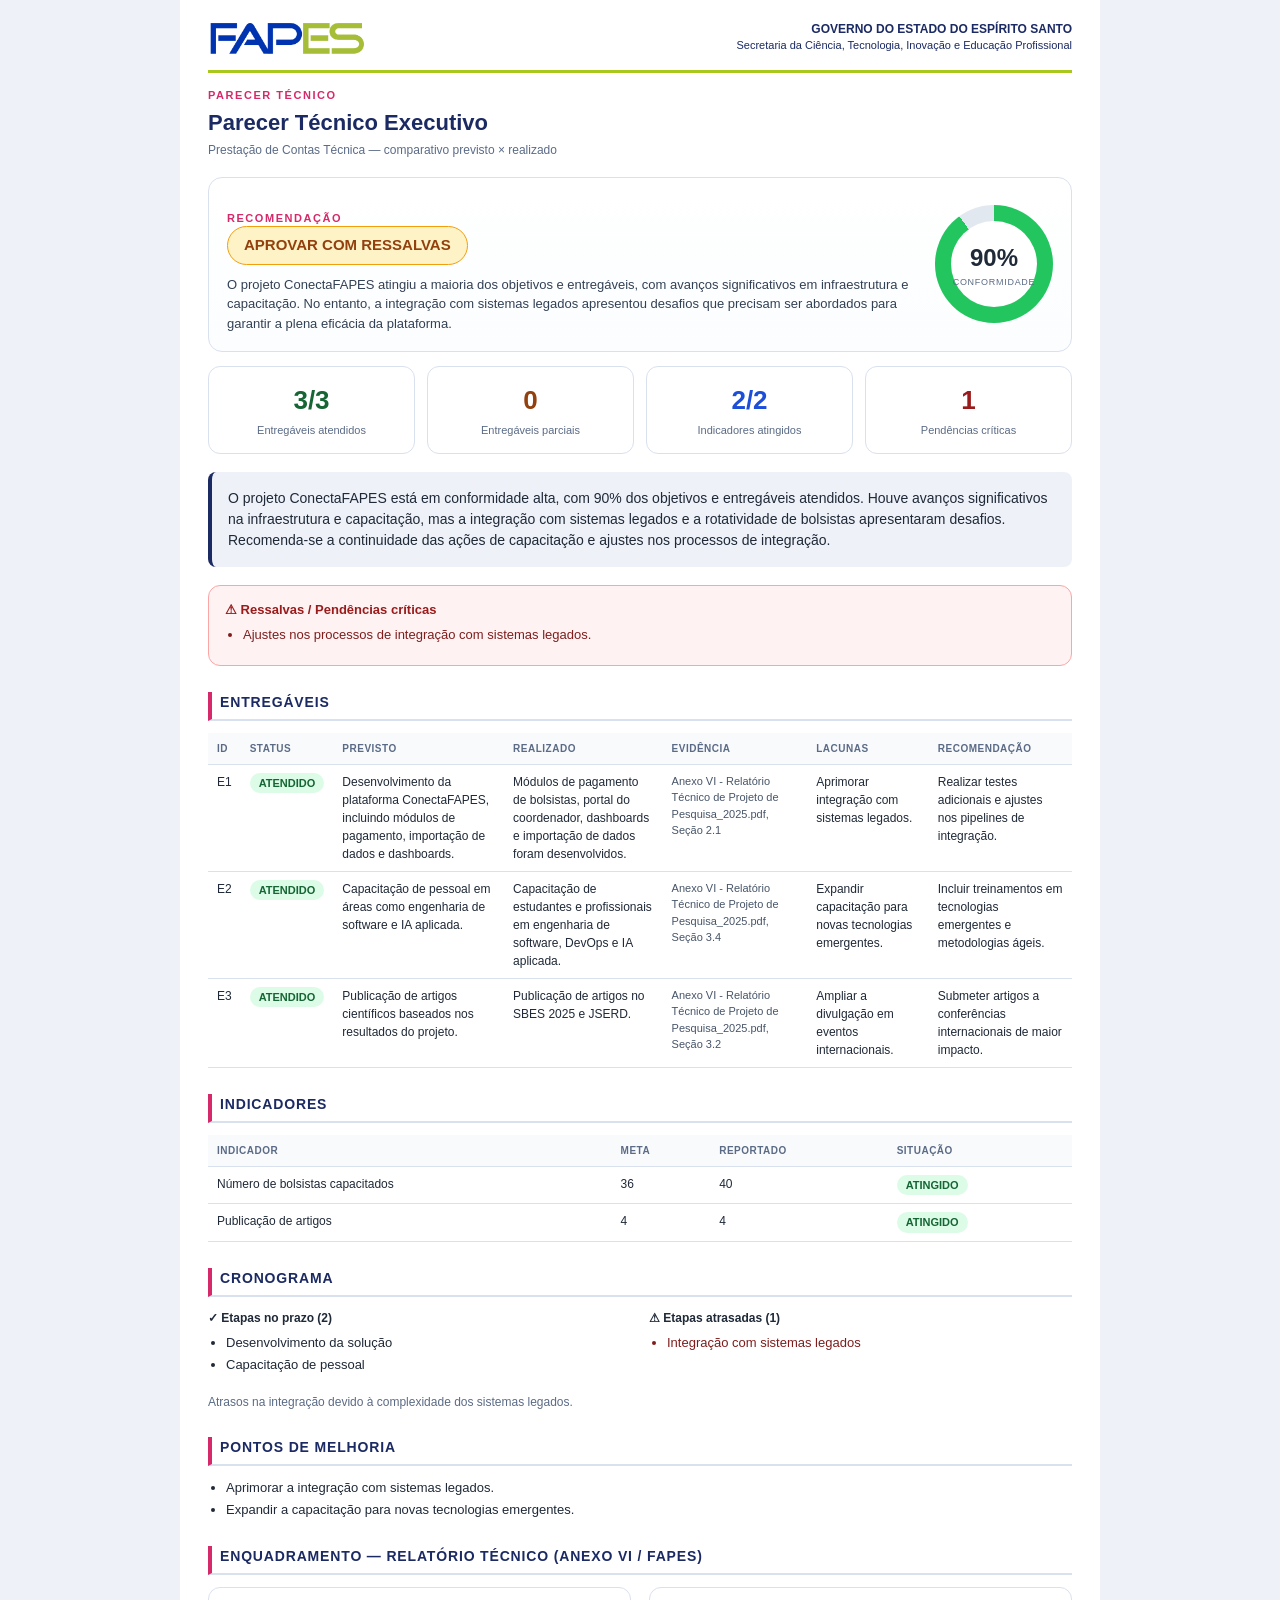
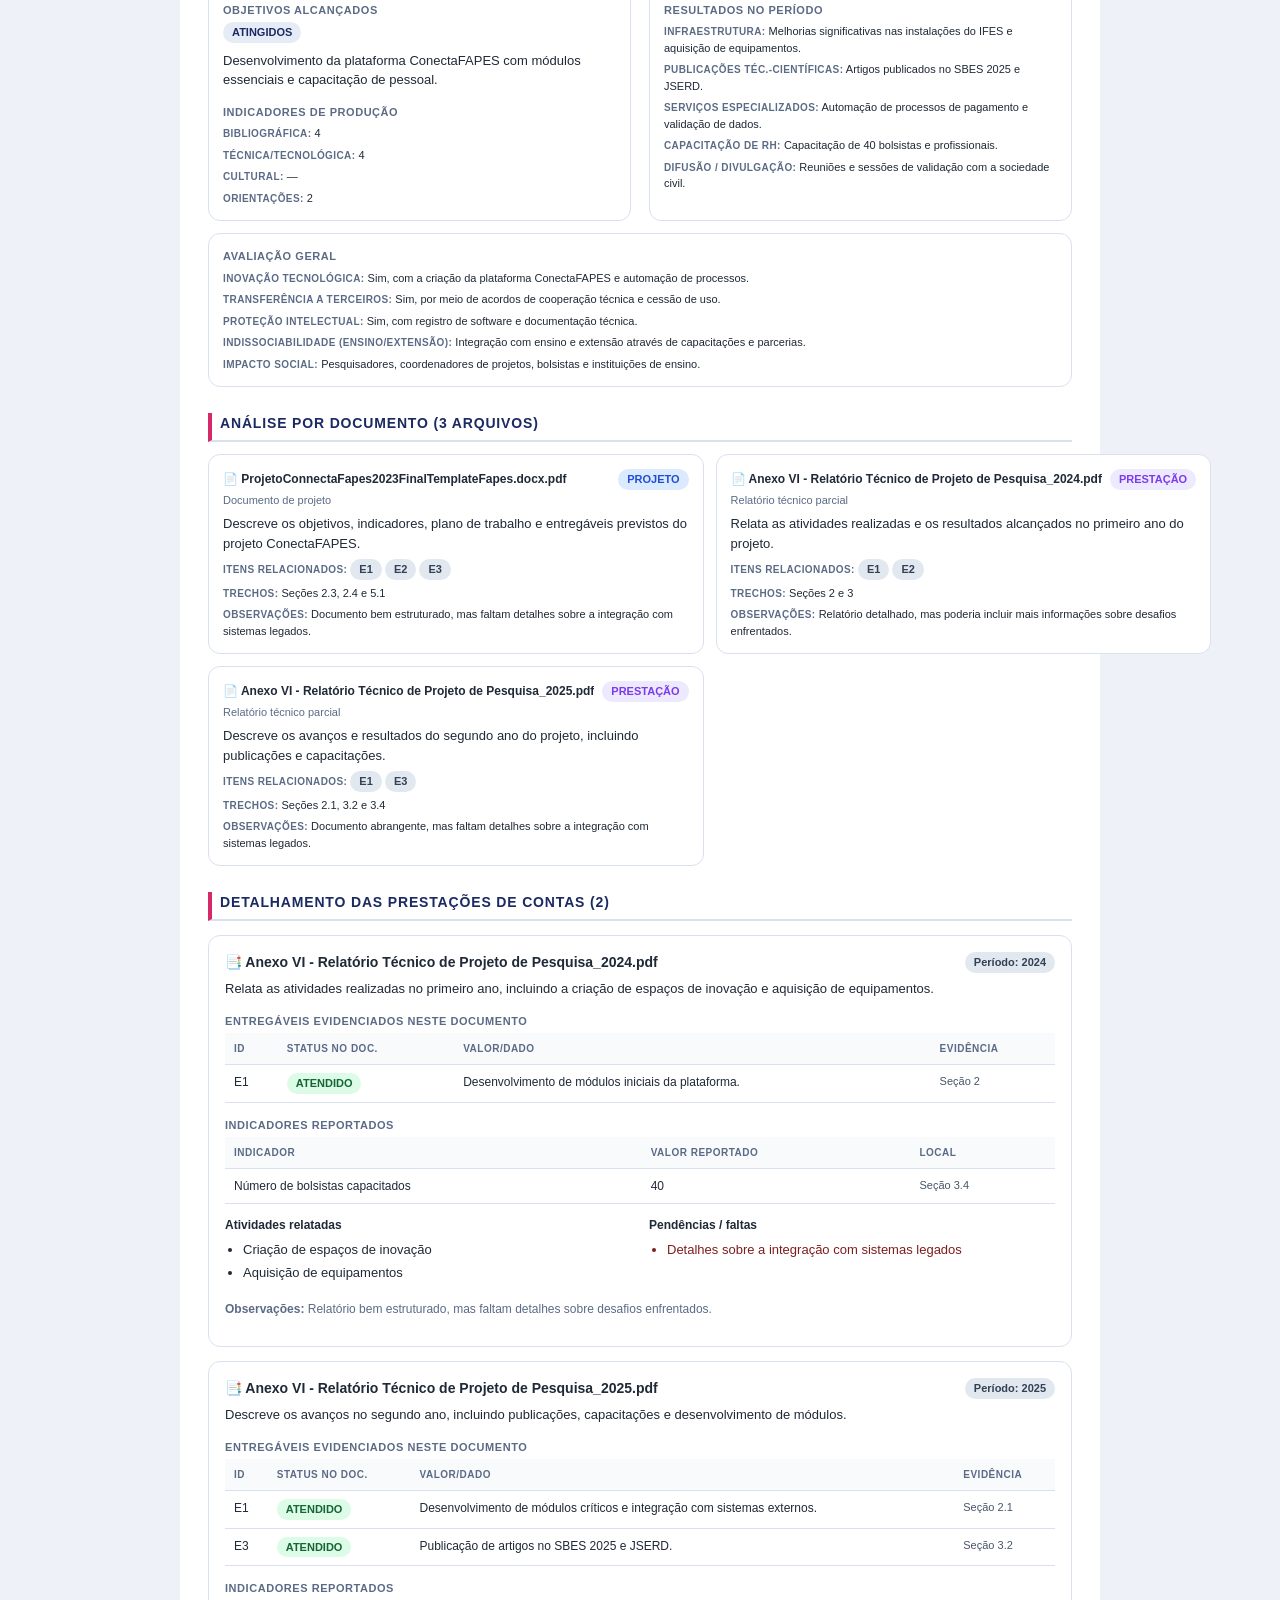
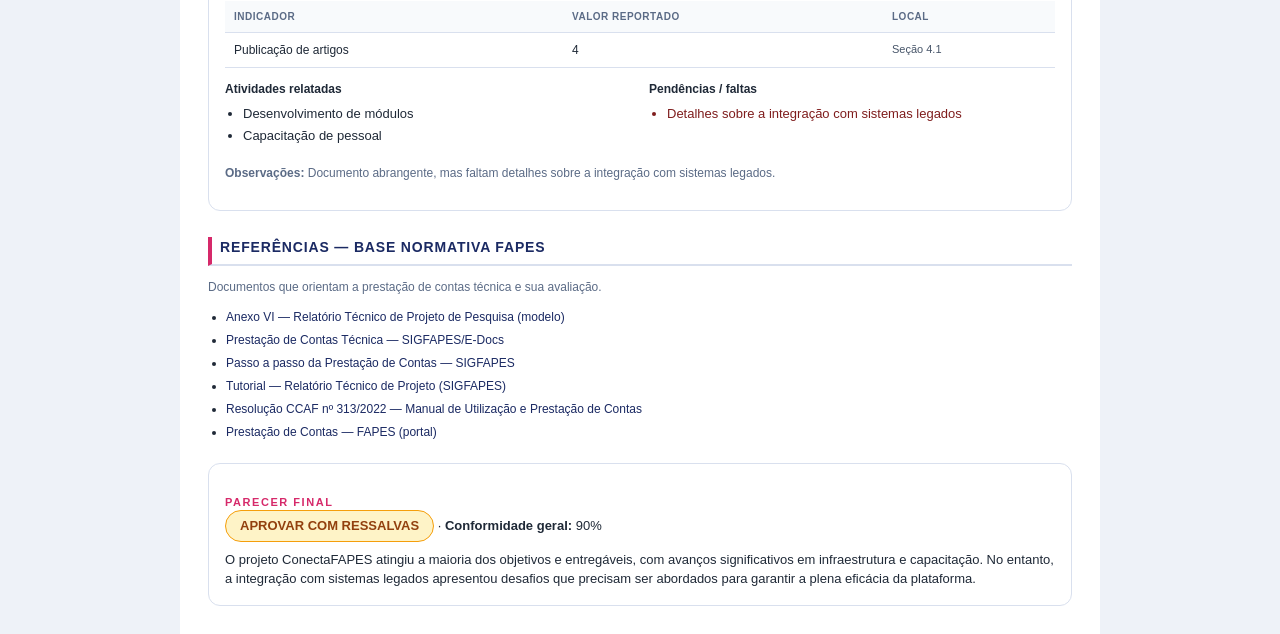
<file: parecer.html>
<!DOCTYPE html>
<html lang="pt-BR"><head><meta charset="utf-8">
<meta name="viewport" content="width=device-width, initial-scale=1">
<title>Parecer Técnico Executivo — Prestação de Contas Técnica</title>
<style>
  :root { --ink:#1f2937; --muted:#5b6b86; --line:#d9e0ee; --bg:#eef2f8;
    --navy:#1b2a63; --magenta:#d6296a; --lime:#a8c81e; }
  * { box-sizing:border-box; }
  body { margin:0; background:var(--bg); color:var(--ink);
    font-family:-apple-system,Segoe UI,Roboto,Helvetica,Arial,sans-serif;
    font-size:13px; line-height:1.5; }
  .page { max-width:920px; margin:0 auto; padding:0 28px 28px; background:#fff; }
  .fapes-hd { display:flex; align-items:center; justify-content:space-between;
    gap:16px; padding:16px 0 12px; border-bottom:3px solid var(--lime); margin-bottom:6px; }
  .fapes-hd .logo { height:42px; width:auto; display:block; }
  .gov-id { text-align:right; color:var(--navy); font-size:11px; line-height:1.3; }
  .gov-id strong { display:block; font-size:12px; }
  .kicker { letter-spacing:.14em; font-size:11px; color:var(--magenta);
    text-transform:uppercase; font-weight:700; margin-top:14px; }
  h1 { font-size:22px; margin:2px 0 2px; color:var(--navy); }
  h2 { font-size:14px; text-transform:uppercase; letter-spacing:.06em;
    color:var(--navy); border-bottom:2px solid var(--line);
    border-left:4px solid var(--magenta); padding:0 0 6px 8px; margin:26px 0 12px; }
  .sub { color:var(--muted); font-size:12px; }
  /* HERO */
  .hero { display:flex; gap:22px; align-items:center; margin-top:18px;
    padding:18px; border:1px solid var(--line); border-radius:14px;
    background:linear-gradient(180deg,#fff,#fbfdff); }
  .verdict { flex:1; }
  .verdict .badge { display:inline-block; padding:7px 16px; border-radius:999px;
    font-weight:800; font-size:15px; color:#92400e; background:#fef3c7;
    border:1px solid #f59e0b; }
  .verdict .just { margin-top:10px; color:#334155; }
  .gauge { width:118px; height:118px; border-radius:50%; display:flex;
    align-items:center; justify-content:center; flex:0 0 auto; }
  .gauge-hole { width:86px; height:86px; background:#fff; border-radius:50%;
    display:flex; flex-direction:column; align-items:center; justify-content:center; }
  .gauge-num { font-size:24px; font-weight:800; }
  .gauge-lbl { font-size:9px; text-transform:uppercase; letter-spacing:.08em;
    color:var(--muted); }
  /* KPIs */
  .tiles { display:grid; grid-template-columns:repeat(4,1fr); gap:12px;
    margin-top:14px; }
  .tile { border:1px solid var(--line); border-radius:12px; padding:14px;
    text-align:center; background:#fff; }
  .tile-num { font-size:26px; font-weight:800; }
  .tile-lbl { font-size:11px; color:var(--muted); margin-top:2px; }
  .summary { margin-top:18px; padding:16px; background:#eef2f8;
    border-left:4px solid var(--navy); border-radius:8px; font-size:14px; }
  table { width:100%; border-collapse:collapse; font-size:12px; }
  th,td { text-align:left; padding:8px 9px; border-bottom:1px solid var(--line);
    vertical-align:top; }
  th { color:var(--muted); font-size:10px; text-transform:uppercase;
    letter-spacing:.05em; background:#f8fafc; }
  .chip { display:inline-block; padding:2px 9px; border-radius:999px;
    font-size:11px; font-weight:700; white-space:nowrap; }
  .mono { font-variant-numeric:tabular-nums; }
  .ev { color:#475569; font-size:11px; }
  .cols { display:grid; grid-template-columns:1fr 1fr; gap:18px; }
  .col h3 { font-size:12px; margin:0 0 6px; }
  ul { margin:6px 0; padding-left:18px; } li { margin:3px 0; }
  .alert { margin-top:18px; border:1px solid #fca5a5; background:#fef2f2;
    border-radius:12px; padding:14px 16px; }
  .alert-title { font-weight:800; color:#991b1b; margin-bottom:4px; }
  .crit { color:#7f1d1d; }
  .muted { color:var(--muted); }
  .docs { display:grid; grid-template-columns:1fr 1fr; gap:12px; }
  .doc { border:1px solid var(--line); border-radius:12px; padding:14px;
    background:#fff; break-inside:avoid; }
  .doc-head { display:flex; justify-content:space-between; align-items:center;
    gap:8px; margin-bottom:2px; }
  .doc-nome { font-weight:700; font-size:12px; overflow:hidden;
    text-overflow:ellipsis; white-space:nowrap; }
  .doc-nat { color:var(--muted); font-size:11px; margin-bottom:6px; }
  .doc-res { margin:6px 0; }
  .doc-row { font-size:11px; margin-top:5px; }
  .doc-lbl { color:var(--muted); font-weight:600; text-transform:uppercase;
    letter-spacing:.04em; font-size:10px; }
  .det { border:1px solid var(--line); border-radius:12px; padding:16px;
    margin-top:14px; background:#fff; break-inside:avoid; }
  .det-head { display:flex; justify-content:space-between; align-items:center;
    gap:10px; margin-bottom:6px; }
  .det-nome { font-weight:800; font-size:14px; }
  .det-res { margin:4px 0 12px; }
  .det-sub { font-size:11px; text-transform:uppercase; letter-spacing:.05em;
    color:var(--muted); font-weight:700; margin:14px 0 4px; }
  .refs { font-size:12px; } .refs li { margin:5px 0; }
  .refs a { color:var(--navy); text-decoration:none; }
  .refs a:hover { text-decoration:underline; }
  .foot { margin-top:22px; padding:16px; border:1px solid var(--line);
    border-radius:12px; background:#fff; }
  .foot .badge { display:inline-block; padding:5px 14px; border-radius:999px;
    font-weight:800; color:#92400e; background:#fef3c7; border:1px solid #f59e0b; }
  @media print {
    body { background:#fff; font-size:11px; }
    .page { max-width:none; padding:0; }
    .hero,.tile,.alert,.foot { break-inside:avoid; }
    h2 { break-after:avoid; }
  }
  @media (max-width:640px) { .tiles{grid-template-columns:repeat(2,1fr)}
    .cols,.docs{grid-template-columns:1fr} .hero{flex-direction:column} }
</style></head>
<body><div class="page">
  <div class="fapes-hd">
    <img class="logo" src="[data-uri]" alt="FAPES">
    <span class="gov-id"><strong>GOVERNO DO ESTADO DO ESPÍRITO SANTO</strong>
      Secretaria da Ciência, Tecnologia, Inovação e Educação Profissional</span>
  </div>
  <div class="kicker">Parecer Técnico</div>
  <h1>Parecer Técnico Executivo</h1>
  <div class="sub">Prestação de Contas Técnica — comparativo previsto × realizado</div>

  <div class="hero">
    <div class="verdict">
      <div class="kicker">Recomendação</div>
      <div class="badge">APROVAR COM RESSALVAS</div>
      <div class="just">O projeto ConectaFAPES atingiu a maioria dos objetivos e entregáveis, com avanços significativos em infraestrutura e capacitação. No entanto, a integração com sistemas legados apresentou desafios que precisam ser abordados para garantir a plena eficácia da plataforma.</div>
    </div>
    <div class="gauge" style="background:
        conic-gradient(#22c55e 324deg, #e2e8f0 0)">
        <div class="gauge-hole"><span class="gauge-num">90%</span>
        <span class="gauge-lbl">conformidade</span></div></div>
  </div>

  <div class="tiles">
    <div class="tile"><div class="tile-num" style="color:#166534">3/3</div><div class="tile-lbl">Entregáveis atendidos</div></div>
    <div class="tile"><div class="tile-num" style="color:#92400e">0</div><div class="tile-lbl">Entregáveis parciais</div></div>
    <div class="tile"><div class="tile-num" style="color:#1d4ed8">2/2</div><div class="tile-lbl">Indicadores atingidos</div></div>
    <div class="tile"><div class="tile-num" style="color:#991b1b">1</div><div class="tile-lbl">Pendências críticas</div></div>
  </div>

  <div class="summary">O projeto ConectaFAPES está em conformidade alta, com 90% dos objetivos e entregáveis atendidos. Houve avanços significativos na infraestrutura e capacitação, mas a integração com sistemas legados e a rotatividade de bolsistas apresentaram desafios. Recomenda-se a continuidade das ações de capacitação e ajustes nos processos de integração.</div>

  
      <div class="alert">
        <div class="alert-title">⚠ Ressalvas / Pendências críticas</div>
        <ul><li class="crit">Ajustes nos processos de integração com sistemas legados.</li></ul>
      </div>

  <h2>Entregáveis</h2>
  <div style="overflow-x:auto"><table>
    <thead><tr><th>ID</th><th>Status</th><th>Previsto</th><th>Realizado</th>
      <th>Evidência</th><th>Lacunas</th><th>Recomendação</th></tr></thead>
    <tbody><tr>
          <td class="mono">E1</td>
          <td><span class="chip" style="color:#166534;background:#dcfce7">ATENDIDO</span></td>
          <td>Desenvolvimento da plataforma ConectaFAPES, incluindo módulos de pagamento, importação de dados e dashboards.</td>
          <td>Módulos de pagamento de bolsistas, portal do coordenador, dashboards e importação de dados foram desenvolvidos.</td>
          <td class="ev">Anexo VI - Relatório Técnico de Projeto de Pesquisa_2025.pdf, Seção 2.1</td>
          <td>Aprimorar integração com sistemas legados.</td>
          <td>Realizar testes adicionais e ajustes nos pipelines de integração.</td>
        </tr><tr>
          <td class="mono">E2</td>
          <td><span class="chip" style="color:#166534;background:#dcfce7">ATENDIDO</span></td>
          <td>Capacitação de pessoal em áreas como engenharia de software e IA aplicada.</td>
          <td>Capacitação de estudantes e profissionais em engenharia de software, DevOps e IA aplicada.</td>
          <td class="ev">Anexo VI - Relatório Técnico de Projeto de Pesquisa_2025.pdf, Seção 3.4</td>
          <td>Expandir capacitação para novas tecnologias emergentes.</td>
          <td>Incluir treinamentos em tecnologias emergentes e metodologias ágeis.</td>
        </tr><tr>
          <td class="mono">E3</td>
          <td><span class="chip" style="color:#166534;background:#dcfce7">ATENDIDO</span></td>
          <td>Publicação de artigos científicos baseados nos resultados do projeto.</td>
          <td>Publicação de artigos no SBES 2025 e JSERD.</td>
          <td class="ev">Anexo VI - Relatório Técnico de Projeto de Pesquisa_2025.pdf, Seção 3.2</td>
          <td>Ampliar a divulgação em eventos internacionais.</td>
          <td>Submeter artigos a conferências internacionais de maior impacto.</td>
        </tr></tbody>
  </table></div>

  <h2>Indicadores</h2>
  <div style="overflow-x:auto"><table>
    <thead><tr><th>Indicador</th><th>Meta</th><th>Reportado</th><th>Situação</th></tr></thead>
    <tbody><tr>
          <td>Número de bolsistas capacitados</td>
          <td class="mono">36</td>
          <td class="mono">40</td>
          <td><span class="chip" style="color:#166534;background:#dcfce7">ATINGIDO</span></td>
        </tr><tr>
          <td>Publicação de artigos</td>
          <td class="mono">4</td>
          <td class="mono">4</td>
          <td><span class="chip" style="color:#166534;background:#dcfce7">ATINGIDO</span></td>
        </tr></tbody>
  </table></div>

  <h2>Cronograma</h2>
  <div class="cols">
    <div class="col"><h3>✓ Etapas no prazo (2)</h3>
      <ul><li class="">Desenvolvimento da solução</li><li class="">Capacitação de pessoal</li></ul></div>
    <div class="col"><h3>⚠ Etapas atrasadas (1)</h3>
      <ul><li class="crit">Integração com sistemas legados</li></ul></div>
  </div>
  <p class="sub">Atrasos na integração devido à complexidade dos sistemas legados.</p>

  <h2>Pontos de melhoria</h2>
  <ul><li class="">Aprimorar a integração com sistemas legados.</li><li class="">Expandir a capacitação para novas tecnologias emergentes.</li></ul>

  
      <h2>Enquadramento — Relatório Técnico (Anexo VI / FAPES)</h2>
      <div class="cols">
        <div class="doc">
          <div class="det-sub" style="margin-top:0">Objetivos alcançados</div>
          <span class="chip" style="color:#1b2a63;background:#e6ecf6">ATINGIDOS</span>
          <p style="margin:8px 0 0">Desenvolvimento da plataforma ConectaFAPES com módulos essenciais e capacitação de pessoal.</p>
          <div class="det-sub">Indicadores de produção</div>
          <div class="doc-row"><span class="doc-lbl">Bibliográfica:</span> 4</div>
          <div class="doc-row"><span class="doc-lbl">Técnica/Tecnológica:</span> 4</div>
          <div class="doc-row"><span class="doc-lbl">Cultural:</span> —</div>
          <div class="doc-row"><span class="doc-lbl">Orientações:</span> 2</div>
        </div>
        <div class="doc">
          <div class="det-sub" style="margin-top:0">Resultados no período</div>
          <div class="doc-row"><span class="doc-lbl">Infraestrutura:</span> Melhorias significativas nas instalações do IFES e aquisição de equipamentos.</div>
          <div class="doc-row"><span class="doc-lbl">Publicações téc.-científicas:</span> Artigos publicados no SBES 2025 e JSERD.</div>
          <div class="doc-row"><span class="doc-lbl">Serviços especializados:</span> Automação de processos de pagamento e validação de dados.</div>
          <div class="doc-row"><span class="doc-lbl">Capacitação de RH:</span> Capacitação de 40 bolsistas e profissionais.</div>
          <div class="doc-row"><span class="doc-lbl">Difusão / divulgação:</span> Reuniões e sessões de validação com a sociedade civil.</div>
        </div>
      </div>
      <div class="doc" style="margin-top:12px">
        <div class="det-sub" style="margin-top:0">Avaliação geral</div>
        <div class="doc-row"><span class="doc-lbl">Inovação tecnológica:</span> Sim, com a criação da plataforma ConectaFAPES e automação de processos.</div>
        <div class="doc-row"><span class="doc-lbl">Transferência a terceiros:</span> Sim, por meio de acordos de cooperação técnica e cessão de uso.</div>
        <div class="doc-row"><span class="doc-lbl">Proteção intelectual:</span> Sim, com registro de software e documentação técnica.</div>
        <div class="doc-row"><span class="doc-lbl">Indissociabilidade (ensino/extensão):</span> Integração com ensino e extensão através de capacitações e parcerias.</div>
        <div class="doc-row"><span class="doc-lbl">Impacto social:</span> Pesquisadores, coordenadores de projetos, bolsistas e instituições de ensino.</div>
      </div>

  <h2>Análise por documento (3 arquivos)</h2><div class="docs">
              <div class="doc">
                <div class="doc-head">
                  <span class="doc-nome">📄 ProjetoConnectaFapes2023FinalTemplateFapes.docx.pdf</span>
                  <span class="chip" style="color:#1d4ed8;background:#dbeafe">PROJETO</span>
                </div>
                <div class="doc-nat">Documento de projeto</div>
                <p class="doc-res">Descreve os objetivos, indicadores, plano de trabalho e entregáveis previstos do projeto ConectaFAPES.</p>
                <div class="doc-row"><span class="doc-lbl">Itens relacionados:</span> <span class="chip" style="color:#334155;background:#e2e8f0">E1</span> <span class="chip" style="color:#334155;background:#e2e8f0">E2</span> <span class="chip" style="color:#334155;background:#e2e8f0">E3</span></div>
                <div class="doc-row"><span class="doc-lbl">Trechos:</span> Seções 2.3, 2.4 e 5.1</div>
                <div class="doc-row"><span class="doc-lbl">Observações:</span> Documento bem estruturado, mas faltam detalhes sobre a integração com sistemas legados.</div>
              </div>
              <div class="doc">
                <div class="doc-head">
                  <span class="doc-nome">📄 Anexo VI - Relatório Técnico de Projeto de Pesquisa_2024.pdf</span>
                  <span class="chip" style="color:#7c3aed;background:#ede9fe">PRESTAÇÃO</span>
                </div>
                <div class="doc-nat">Relatório técnico parcial</div>
                <p class="doc-res">Relata as atividades realizadas e os resultados alcançados no primeiro ano do projeto.</p>
                <div class="doc-row"><span class="doc-lbl">Itens relacionados:</span> <span class="chip" style="color:#334155;background:#e2e8f0">E1</span> <span class="chip" style="color:#334155;background:#e2e8f0">E2</span></div>
                <div class="doc-row"><span class="doc-lbl">Trechos:</span> Seções 2 e 3</div>
                <div class="doc-row"><span class="doc-lbl">Observações:</span> Relatório detalhado, mas poderia incluir mais informações sobre desafios enfrentados.</div>
              </div>
              <div class="doc">
                <div class="doc-head">
                  <span class="doc-nome">📄 Anexo VI - Relatório Técnico de Projeto de Pesquisa_2025.pdf</span>
                  <span class="chip" style="color:#7c3aed;background:#ede9fe">PRESTAÇÃO</span>
                </div>
                <div class="doc-nat">Relatório técnico parcial</div>
                <p class="doc-res">Descreve os avanços e resultados do segundo ano do projeto, incluindo publicações e capacitações.</p>
                <div class="doc-row"><span class="doc-lbl">Itens relacionados:</span> <span class="chip" style="color:#334155;background:#e2e8f0">E1</span> <span class="chip" style="color:#334155;background:#e2e8f0">E3</span></div>
                <div class="doc-row"><span class="doc-lbl">Trechos:</span> Seções 2.1, 3.2 e 3.4</div>
                <div class="doc-row"><span class="doc-lbl">Observações:</span> Documento abrangente, mas faltam detalhes sobre a integração com sistemas legados.</div>
              </div></div>

  <h2>Detalhamento das prestações de contas (2)</h2>
              <div class="det">
                <div class="det-head">
                  <span class="det-nome">📑 Anexo VI - Relatório Técnico de Projeto de Pesquisa_2024.pdf</span>
                  <span class="chip" style="color:#334155;background:#e2e8f0">Período: 2024</span>
                </div>
                <p class="det-res">Relata as atividades realizadas no primeiro ano, incluindo a criação de espaços de inovação e aquisição de equipamentos.</p>
                <div class="det-sub">Entregáveis evidenciados neste documento</div>
                <table><thead><tr><th>ID</th><th>Status no doc.</th><th>Valor/Dado</th><th>Evidência</th></tr></thead>
                  <tbody><tr>
                  <td class="mono">E1</td>
                  <td><span class="chip" style="color:#166534;background:#dcfce7">ATENDIDO</span></td>
                  <td>Desenvolvimento de módulos iniciais da plataforma.</td>
                  <td class="ev">Seção 2</td>
                </tr></tbody></table>
                <div class="det-sub">Indicadores reportados</div>
                <table><thead><tr><th>Indicador</th><th>Valor reportado</th><th>Local</th></tr></thead>
                  <tbody><tr><td>Número de bolsistas capacitados</td>
                    <td class="mono">40</td>
                    <td class="ev">Seção 3.4</td></tr></tbody></table>
                <div class="cols" style="margin-top:12px">
                  <div class="col"><h3>Atividades relatadas</h3><ul><li class="">Criação de espaços de inovação</li><li class="">Aquisição de equipamentos</li></ul></div>
                  <div class="col"><h3>Pendências / faltas</h3><ul><li class="crit">Detalhes sobre a integração com sistemas legados</li></ul></div>
                </div>
                <p class="sub"><strong>Observações:</strong> Relatório bem estruturado, mas faltam detalhes sobre desafios enfrentados.</p>
              </div>
              <div class="det">
                <div class="det-head">
                  <span class="det-nome">📑 Anexo VI - Relatório Técnico de Projeto de Pesquisa_2025.pdf</span>
                  <span class="chip" style="color:#334155;background:#e2e8f0">Período: 2025</span>
                </div>
                <p class="det-res">Descreve os avanços no segundo ano, incluindo publicações, capacitações e desenvolvimento de módulos.</p>
                <div class="det-sub">Entregáveis evidenciados neste documento</div>
                <table><thead><tr><th>ID</th><th>Status no doc.</th><th>Valor/Dado</th><th>Evidência</th></tr></thead>
                  <tbody><tr>
                  <td class="mono">E1</td>
                  <td><span class="chip" style="color:#166534;background:#dcfce7">ATENDIDO</span></td>
                  <td>Desenvolvimento de módulos críticos e integração com sistemas externos.</td>
                  <td class="ev">Seção 2.1</td>
                </tr><tr>
                  <td class="mono">E3</td>
                  <td><span class="chip" style="color:#166534;background:#dcfce7">ATENDIDO</span></td>
                  <td>Publicação de artigos no SBES 2025 e JSERD.</td>
                  <td class="ev">Seção 3.2</td>
                </tr></tbody></table>
                <div class="det-sub">Indicadores reportados</div>
                <table><thead><tr><th>Indicador</th><th>Valor reportado</th><th>Local</th></tr></thead>
                  <tbody><tr><td>Publicação de artigos</td>
                    <td class="mono">4</td>
                    <td class="ev">Seção 4.1</td></tr></tbody></table>
                <div class="cols" style="margin-top:12px">
                  <div class="col"><h3>Atividades relatadas</h3><ul><li class="">Desenvolvimento de módulos</li><li class="">Capacitação de pessoal</li></ul></div>
                  <div class="col"><h3>Pendências / faltas</h3><ul><li class="crit">Detalhes sobre a integração com sistemas legados</li></ul></div>
                </div>
                <p class="sub"><strong>Observações:</strong> Documento abrangente, mas faltam detalhes sobre a integração com sistemas legados.</p>
              </div>

  
      <h2>Referências — Base normativa FAPES</h2>
      <p class="sub">Documentos que orientam a prestação de contas técnica e sua avaliação.</p>
      <ul class="refs"><li><a href="https://fapes.es.gov.br/Media/fapes/SIGFAPES/Relat%C3%B3rio%20T%C3%A9cnico%20de%20Projeto.pdf">Anexo VI — Relatório Técnico de Projeto de Pesquisa (modelo)</a></li><li><a href="https://fapes.es.gov.br/prestacao-contas-tecnica">Prestação de Contas Técnica — SIGFAPES/E-Docs</a></li><li><a href="https://fapes.es.gov.br/Media/fapes/SIGFAPES/PASSO%20A%20PASSO%20DA%20PRESTA%C3%87%C3%83O%20DE%20CONTAS%20SIGFAPES%20-%20PDF.pdf">Passo a passo da Prestação de Contas — SIGFAPES</a></li><li><a href="https://fapes.es.gov.br/Media/fapes/Importacao/tutorial-relatorio-tecnico-projeto-sigfapes-atualizado.pdf">Tutorial — Relatório Técnico de Projeto (SIGFAPES)</a></li><li><a href="https://fapes.es.gov.br/resolucoes">Resolução CCAF nº 313/2022 — Manual de Utilização e Prestação de Contas</a></li><li><a href="https://fapes.es.gov.br/prestacao-de-contas">Prestação de Contas — FAPES (portal)</a></li></ul>

  <div class="foot">
    <div class="kicker">Parecer final</div>
    <span class="badge">APROVAR COM RESSALVAS</span> ·
    <strong>Conformidade geral:</strong> 90%
    <p style="margin:8px 0 0">O projeto ConectaFAPES atingiu a maioria dos objetivos e entregáveis, com avanços significativos em infraestrutura e capacitação. No entanto, a integração com sistemas legados apresentou desafios que precisam ser abordados para garantir a plena eficácia da plataforma.</p>
  </div>
</div></body></html>
</file>
